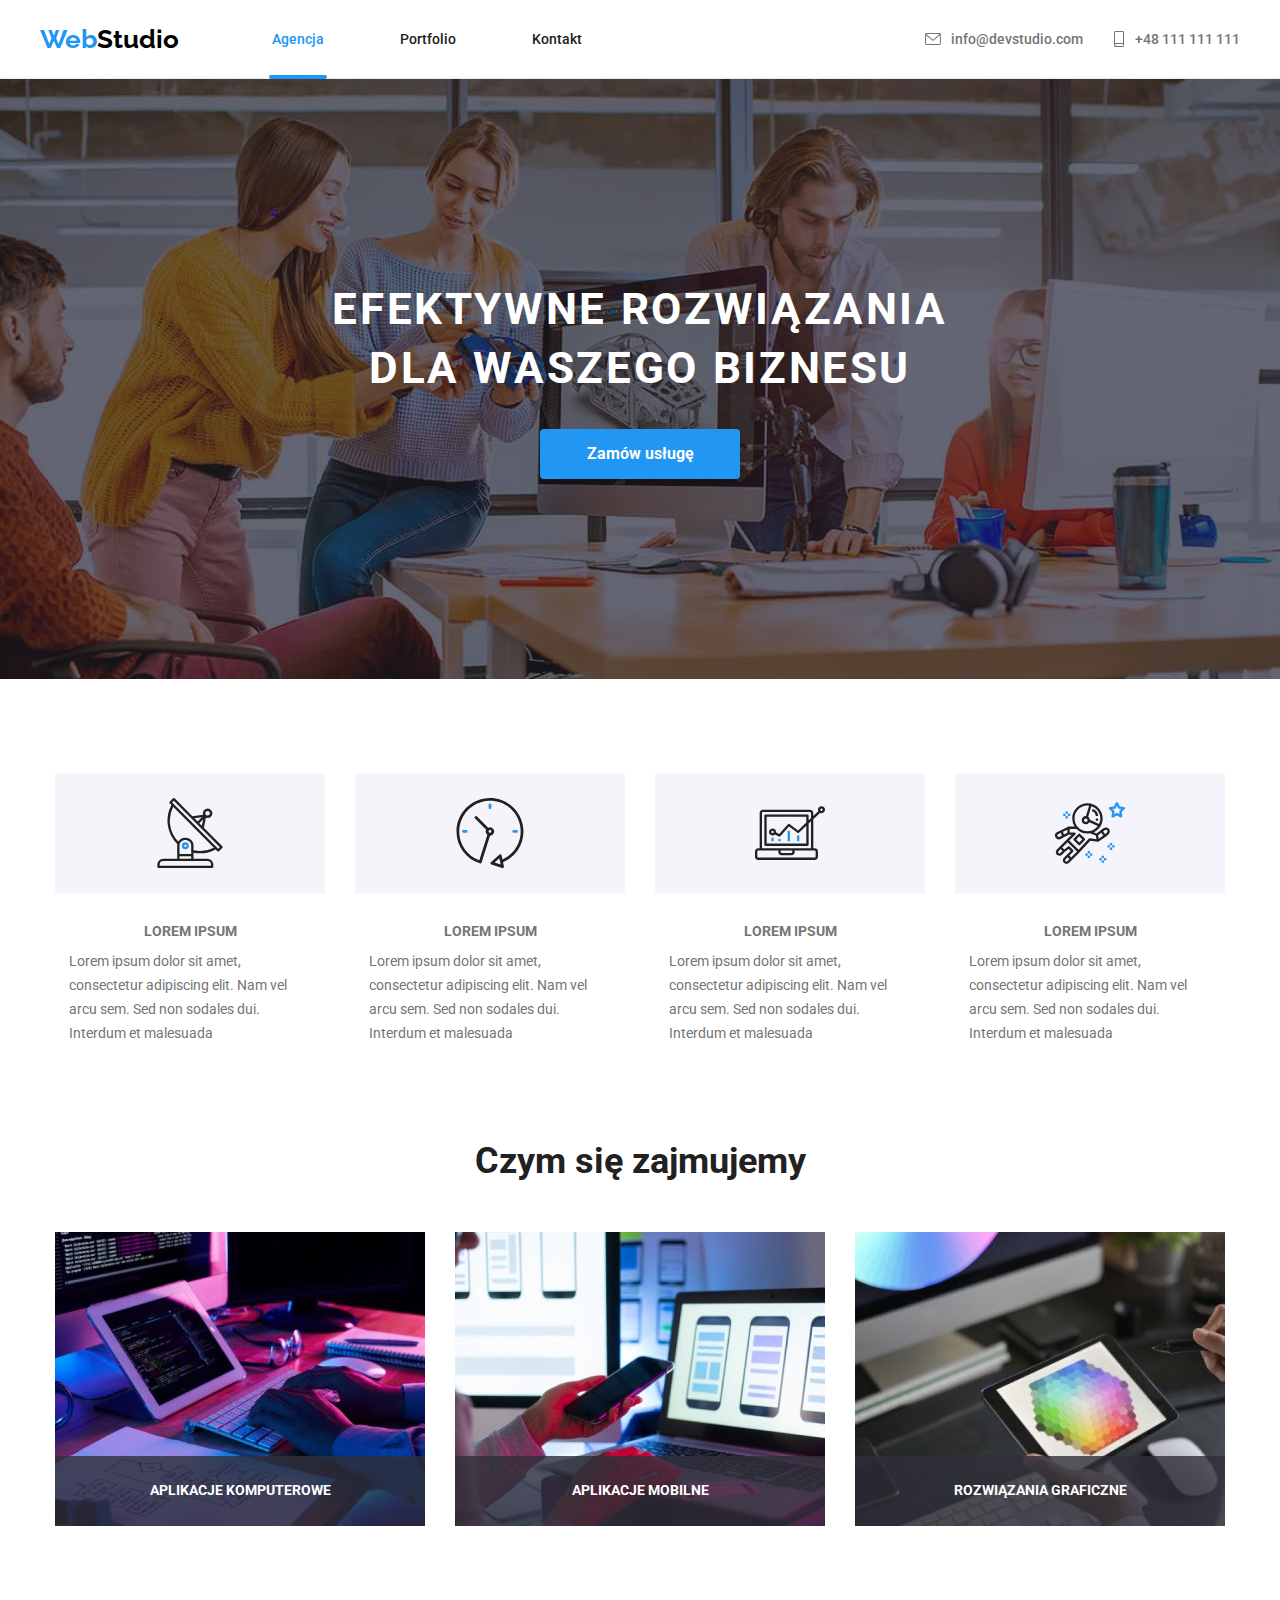
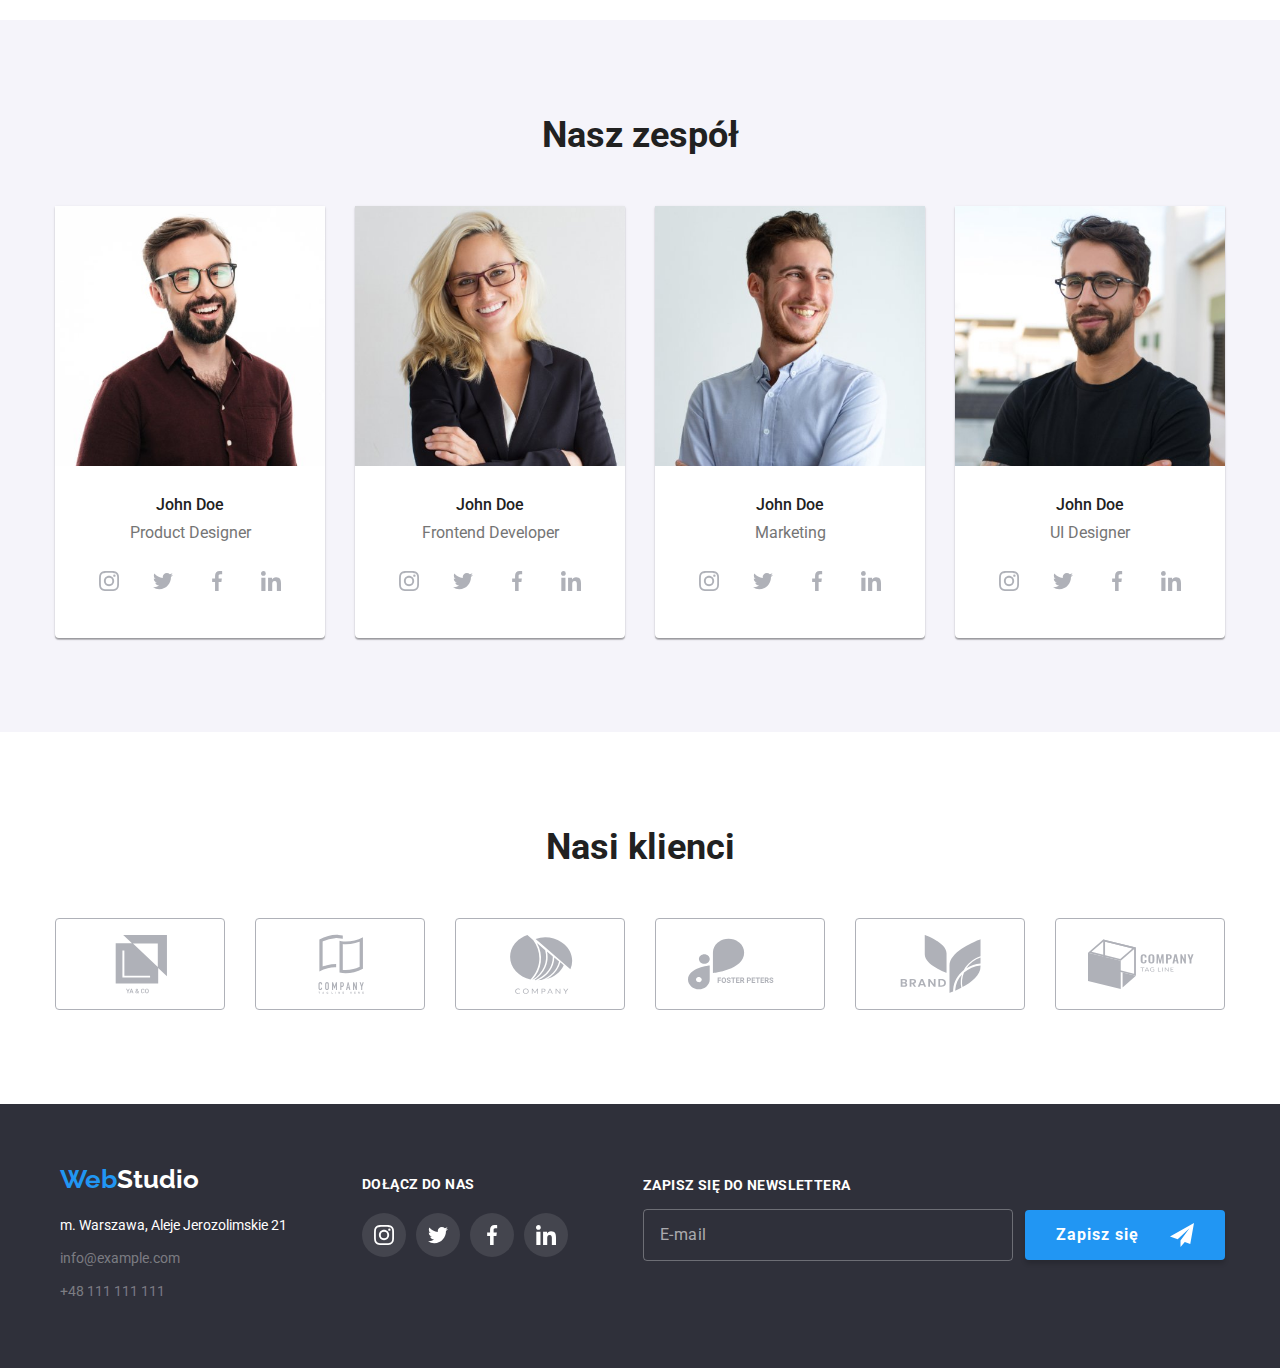
<file: index.html>
<!DOCTYPE html>
<html lang="pl">
  <head>
    <meta charset="UTF-8" />
    <meta http-equiv="X-UA-Compatible" content="IE=edge" />
    <meta name="viewport" content="width=device-width, initial-scale=1.0" />
    <link rel="stylesheet" href="./css/main.min.css" />
    <link rel="preconnect" href="https://fonts.googleapis.com" />
    <link rel="preconnect" href="https://fonts.gstatic.com" crossorigin />
    <link
      href="https://fonts.googleapis.com/css2?family=Raleway:ital,wght@0,700;1,700&family=Roboto:ital,wght@0,400;0,500;0,700;0,900;1,400;1,500;1,700;1,900&display=swap"
      rel="stylesheet"
    />
    <title>Studio</title>
  </head>
  <body>
    <!-- ============MOBILE MENU============ -->
    <div class="mobile-menu is-hidden  container">
      <button class="close-button">
        <svg class="close-button__icon">
          <use href="./images/icons.svg#icon-close-btn"></use>
        </svg>
      </button>
      <div class="mobile-menu__elements">
        <ul class="mobile-menu__nav">
          <li>
            <a href="./index.html">Agencja</a>
          </li>
          <li>
            <a href="./portfolio.html">Portfolio</a>
          </li>
          <li><a href="#">Kontakt</a></li>
        </ul>

        <div>
          <ul class="mobile-menu__contacts">
            <li class="mobile-menu__contacts-mail">
              <a href="mailto:info@devstudio.com"> info@devstudio.com </a>
            </li>
            <li class="mobile-menu__contacts-tel">
              <a href="tel:+48111111111"> +48 111 111 111 </a>
            </li>
          </ul>
          <ul class="mobile-menu__social">
            <li class="mobile-menu__social-item"><a href="#">Instagram</a></li>
            <li class="mobile-menu__social-item"><a href="#">Twitter</a></li>
            <li class="mobile-menu__social-item"><a href="#">Facebook</a></li>
            <li class="mobile-menu__social-item"><a href="#">LinkedIn</a></li>
          </ul>
        </div>
      </div>
    </div>
    <!-- ============HEADER============ -->
    <header class="header-wrapper">
      <div class="container">
        <!-- ============LOGO============ -->
        <a class="logo" href="./index.html"
          ><span class="logo__primary-color">Web</span
          ><span class="logo__secondary-color--original">Studio</span></a
        >
        <!-- ============NAV-BAR============ -->
        <nav class="navigation">
          <ul class="navigation__list">
            <li class="navigation__item">
              <a class="navigation__picked" href="./index.html">Agencja</a>
            </li>
            <li class="navigation__item">
              <a href="./portfolio.html">Portfolio</a>
            </li>
            <li class="navigation__item"><a href="#">Kontakt</a></li>
          </ul>
        </nav>
        <div></div>

        <!-- ============CONTACTS============ -->
        <div class="contacts">
          <ul class="contacts__list">
            <li>
              <a class="contacts__item" href="mailto:info@devstudio.com">
                <svg class="mail-icon">
                  <use href="./images/icons.svg#icon-envelope"></use>
                </svg>
                info@devstudio.com
              </a>
            </li>
            <li>
              <a class="contacts__item" href="tel:+48111111111">
                <svg class="telephone-icon">
                  <use href="./images/icons.svg#icon-smartphone"></use>
                </svg>
                +48 111 111 111
              </a>
            </li>
          </ul>
        </div>
        <!-- ============MOBILE-MENU-BUTTON============ -->
        <button class="mobile-menu-button">
          <svg class="mobile-menu-button__icon">
            <use href="./images/icons.svg#icon-menu"></use>
          </svg>
        </button>
      </div>
    </header>
    <main>
      <!-- ============PAGE-TITLE============ -->
      <section class="headline__wrapper">
      <div class="headline">
          <h1 class="headline__title">
            EFEKTYWNE ROZWIĄZANIA
            <br />DLA WASZEGO BIZNESU
          </h1>
          <button class="primary-button" data-modal-open>Zamów usługę</button>
        </div>
      </div>
      </section>

      <!-- ============STRENGHTS============ -->
      <section class=" section container strenghts">
        <h2 class="hidden">Nasze atuty</h2>
        <ul class="strenghts__list">
          <li class="strenghts__element">
            <svg class="strenghts__svg">
              <use href="./images/icons.svg#icon-antenna-1"></use>
            </svg>
            <h3 class="strenghts__title">LOREM IPSUM</h3>
            <p class="strenghts__text">
              Lorem ipsum dolor sit amet, consectetur adipiscing elit. Nam vel
              arcu sem. Sed non sodales dui. Interdum et malesuada
            </p>
          </li>
          <li class="strenghts__element">
            <svg class="strenghts__svg">
              <use href="./images/icons.svg#icon-clock-1"></use>
            </svg>
            <h3 class="strenghts__title">LOREM IPSUM</h3>
            <p class="strenghts__text">
              Lorem ipsum dolor sit amet, consectetur adipiscing elit. Nam vel
              arcu sem. Sed non sodales dui. Interdum et malesuada
            </p>
          </li>
          <li class="strenghts__element">
            <svg class="strenghts__svg">
              <use href="./images/icons.svg#icon-diagram-1"></use>
            </svg>
            <h3 class="strenghts__title">LOREM IPSUM</h3>
            <p class="strenghts__text">
              Lorem ipsum dolor sit amet, consectetur adipiscing elit. Nam vel
              arcu sem. Sed non sodales dui. Interdum et malesuada
            </p>
          </li>
          <li class="strenghts__element">
            <svg class="strenghts__svg">
              <use href="./images/icons.svg#icon-astronaut-1"></use>
            </svg>
            <h3 class="strenghts__title">LOREM IPSUM</h3>
            <p class="strenghts__text">
              Lorem ipsum dolor sit amet, consectetur adipiscing elit. Nam vel
              arcu sem. Sed non sodales dui. Interdum et malesuada
            </p>
          </li>
        </ul>
      </section>
      <!-- ============TRUMPS============ -->
      <section class=" section--bottom container column trumps">
        <h2 class="header-2">Czym się zajmujemy</h2>
        <ul>
          <li class="trumps__item">
            <div class="trumps__overlay">
              <h3 class="trumps__title">APLIKACJE KOMPUTEROWE</h3>
            </div>
            <div class="trumps__photo--1"></div>
          </li>
          <li class="trumps__item">
            <div class="trumps__overlay">
              <h3 class="trumps__title">APLIKACJE MOBILNE</h3>
            </div>
            <div class="trumps__photo--2"></div>
          </li>
          <li class="trumps__item">
            <div class="trumps__overlay">
              <h3 class="trumps__title">ROZWIĄZANIA GRAFICZNE</h3>
            </div>
            <div class="trumps__photo--3"></div>
          </li>
        </ul>
      </section>
      <!-- ============TEAM=========== -->
      <section class=" section our-team__wrapper">
        <div class="our-team container">
          <h2 class="header-2">Nasz zespół</h2>
          <ul class="our-team__list">
            <li class="our-team__member">
              <div class="our-team__photo--1"></div>
              <h3 class="our-team__name">John Doe</h3>
              <p class="our-team__position">Product Designer</p>
              <div class="social-media">
                <ul class="social-media__list">
                  <li>
                    <svg class="social-media__icon">
                      <use href="./images/icons.svg#icon-instagram-2"></use>
                    </svg>
                  </li>
                  <li>
                    <svg class="social-media__icon">
                      <use href="./images/icons.svg#icon-twitter-1"></use>
                    </svg>
                  </li>
                  <li>
                    <svg class="social-media__icon">
                      <use href="./images/icons.svg#icon-facebook-1"></use>
                    </svg>
                  </li>
                  <li>
                    <svg class="social-media__icon">
                      <use href="./images/icons.svg#icon-linkedin-1"></use>
                    </svg>
                  </li>
                </ul>
              </div>
            </li>
            <li class="our-team__member">
              <div class="our-team__photo--2"></div>
              <h3 class="our-team__name">John Doe</h3>
              <p class="our-team__position">Frontend Developer</p>
              <div class="social-media">
                <ul class="social-media__list">
                  <li>
                    <svg class="social-media__icon">
                      <use href="./images/icons.svg#icon-instagram-2"></use>
                    </svg>
                  </li>
                  <li>
                    <svg class="social-media__icon">
                      <use href="./images/icons.svg#icon-twitter-1"></use>
                    </svg>
                  </li>
                  <li>
                    <svg class="social-media__icon">
                      <use href="./images/icons.svg#icon-facebook-1"></use>
                    </svg>
                  </li>
                  <li>
                    <svg class="social-media__icon">
                      <use href="./images/icons.svg#icon-linkedin-1"></use>
                    </svg>
                  </li>
                </ul>
              </div>
            </li>
            <li class="our-team__member">
              <div class="our-team__photo--3"></div>
              <h3 class="our-team__name">John Doe</h3>
              <p class="our-team__position">Marketing</p>
              <div class="social-media">
                <ul class="social-media__list">
                  <li>
                    <svg class="social-media__icon">
                      <use href="./images/icons.svg#icon-instagram-2"></use>
                    </svg>
                  </li>
                  <li>
                    <svg class="social-media__icon">
                      <use href="./images/icons.svg#icon-twitter-1"></use>
                    </svg>
                  </li>
                  <li>
                    <svg class="social-media__icon">
                      <use href="./images/icons.svg#icon-facebook-1"></use>
                    </svg>
                  </li>
                  <li>
                    <svg class="social-media__icon">
                      <use href="./images/icons.svg#icon-linkedin-1"></use>
                    </svg>
                  </li>
                </ul>
              </div>
            </li>
            <li class="our-team__member">
              <div class="our-team__photo--4"></div>
              <h3 class="our-team__name">John Doe</h3>
              <p class="our-team__position">UI Designer</p>
              <div class="social-media">
                <ul class="social-media__list">
                  <li>
                    <svg class="social-media__icon">
                      <use href="./images/icons.svg#icon-instagram-2"></use>
                    </svg>
                  </li>
                  <li>
                    <svg class="social-media__icon">
                      <use href="./images/icons.svg#icon-twitter-1"></use>
                    </svg>
                  </li>
                  <li>
                    <svg class="social-media__icon">
                      <use href="./images/icons.svg#icon-facebook-1"></use>
                    </svg>
                  </li>
                  <li>
                    <svg class="social-media__icon">
                      <use href="./images/icons.svg#icon-linkedin-1"></use>
                    </svg>
                  </li>
                </ul>
              </div>
            </li>
          </ul>
          </div>
      </section>
      <!-- ============CLIENTS=========== -->
      <section class=" section container column">
        <h2 class="header-2">Nasi klienci</h2>
        <ul class="clients">
          <li class="clients__element">
            <svg class="clients__icon">
              <use href="./images/icons.svg#icon-client1"></use>
            </svg>
          </li>
          <li class="clients__element">
            <svg class="clients__icon">
              <use href="./images/icons.svg#icon-client2"></use>
            </svg>
          </li>
          <li class="clients__element">
            <svg class="clients__icon">
              <use href="./images/icons.svg#icon-client3"></use>
            </svg>
          </li>
          <li class="clients__element">
            <svg class="clients__icon">
              <use href="./images/icons.svg#icon-client4"></use>
            </svg>
          </li>
          <li class="clients__element">
            <svg class="clients__icon">
              <use href="./images/icons.svg#icon-client5"></use>
            </svg>
          </li>
          <li class="clients__element">
            <svg class="clients__icon">
              <use href="./images/icons.svg#icon-client6"></use>
            </svg>
          </li>
        </ul>
      </section>
    </main>
    <!-- ============ORDER-MODAL============ -->
    <div class="backdrop is-hidden" data-modal>
      <div class="modal">
        <button class="close-button" data-modal-close>
          <svg class="close-button__icon">
            <use href="./images/icons.svg#icon-close-btn"></use>
          </svg>
        </button>
        <h2 class="modal__title">Zostaw swoje dane w formularzu poniżej</h2>
        <form class="contact-form">
          <fieldset class="contact-form__item">
            <label class="contact-form__label" for="user-name">Imię </label>
            <svg class="contact-form__icon">
              <use href="./images/icons.svg#icon-person"></use>
            </svg>
            <input
              class="contact-form__input"
              type="text"
              name="user-name"
              id="user-name"
            />
          </fieldset>
          <fieldset class="contact-form__item">
            <label class="contact-form__label" for="user-telephone">
              Telefon
            </label>
            <svg class="contact-form__icon">
              <use href="./images/icons.svg#icon-phone"></use>
            </svg>
            <input
              class="contact-form__input"
              type="tel"
              name="user-telephone"
              id="user-telephone"
            />
          </fieldset>
          <fieldset class="contact-form__item">
            <label class="contact-form__label" for="user-mail">Email </label>
            <svg class="contact-form__icon">
              <use href="./images/icons.svg#icon-email"></use>
            </svg>
            <input
              class="contact-form__input"
              type="email"
              name="user-mail"
              id="user-mail"
            />
          </fieldset>
          <fieldset class="contact-form__item">
            <label class="contact-form__label" for="user-comment"
              >Komentarz
            </label>
            <textarea
              class="contact-form__input contact-form__comment"
              id="user-comment"
              name="user-comment"
              placeholder="Wprowadź tekst"
            ></textarea>
          </fieldset>
          <label class="contact-form__privacy-policy">
            <input
              class="checkmark"
              type="checkbox"
              name="privacy-policy"
              required
            />
            <svg class="checkmark__unchecked">
              <use href="./images/icons.svg#icon-checkbox"></use>
            </svg>
            <svg class="checkmark__checked">
              <use href="./images/icons.svg#icon-check"></use>
            </svg>
            <p class="contact-form__privacy-rule">
              Oświadczam iż akceptuję
              <a class="contact-form__terms" href="#"> Regulamin </a> i
              <a class="contact-form__terms" href="#"> Politykę Prywatności</a>.
            </p>
          </label>
          <button class="primary-button" type="submit">Wyślij</button>
        </form>
      </div>
    </div>
    <!-- ============FOOTER============ -->
    <footer class="footer">
      <div class="footer-wrapper container">
        <div class="column footer-wrapper__tablet">
          <!-- ============FOOTER-MAIN============ -->
          <div class="column footer-wrapper__main">
            <!-- ============LOGO-ALTERNATIVE============ -->
            <a class="logo" href="./index.html"
              ><span class="logo__primary-color">Web</span
              ><span class="logo__secondary-color--alternative">Studio</span></a
            >
            <!-- ============ADDRESS============ -->
            <address class="address">
              <p class="address__item address__item--text">
                m. Warszawa, Aleje Jerozolimskie 21
              </p>
              <ul class="address__list">
                <li class="address__item address__item--link">
                  <a href="mailto:info@example.com">info@example.com</a>
                </li>
                <li class="address__item address__item--link">
                  <a href="tel:+48111111111">+48 111 111 111</a>
                </li>
              </ul>
            </address>
          </div>
          <!-- ============JOIN============ -->
          <div class="join-us">
            <h3 class="footer-subheader">DOŁĄCZ DO NAS</h3>
            <div class="social-media">
              <ul class="social-media__list">
                <li>
                  <svg class="social-media__icon social-media__icon--footer">
                    <use href="./images/icons.svg#icon-instagram-2"></use>
                  </svg>
                </li>
                <li>
                  <svg class="social-media__icon social-media__icon--footer">
                    <use href="./images/icons.svg#icon-twitter-1"></use>
                  </svg>
                </li>
                <li>
                  <svg class="social-media__icon social-media__icon--footer">
                    <use href="./images/icons.svg#icon-facebook-1"></use>
                  </svg>
                </li>
                <li>
                  <svg class="social-media__icon social-media__icon--footer">
                    <use href="./images/icons.svg#icon-linkedin-1"></use>
                  </svg>
                </li>
              </ul>
            </div>
          </div>
        </div>
        <!-- ============NEWSLETTER============ -->
        <form class="newsletter-form">
          <fieldset class="newsletter-form__item">
            <label class="newsletter-form__label" for="newsletter-email">
              ZAPISZ SIĘ DO NEWSLETTERA
            </label>
            <input
              class="newsletter-form__input"
              type="email"
              name="email"
              placeholder="E-mail"
              id="newsletter-email"
            />
          </fieldset>
          <button class="secondary-button" type="submit">
            <span class="secondary-button__text">Zapisz się</span>
            <svg class="secondary-button__icon">
              <use href="./images/icons.svg#icon-telegram"></use>
            </svg>
          </button>
        </form>
      </div>
    </footer>

    <script src="./js/modal.js"></script>
    <script src="./js/mobile-menu.js"></script>
  </body>
</html>
</file>
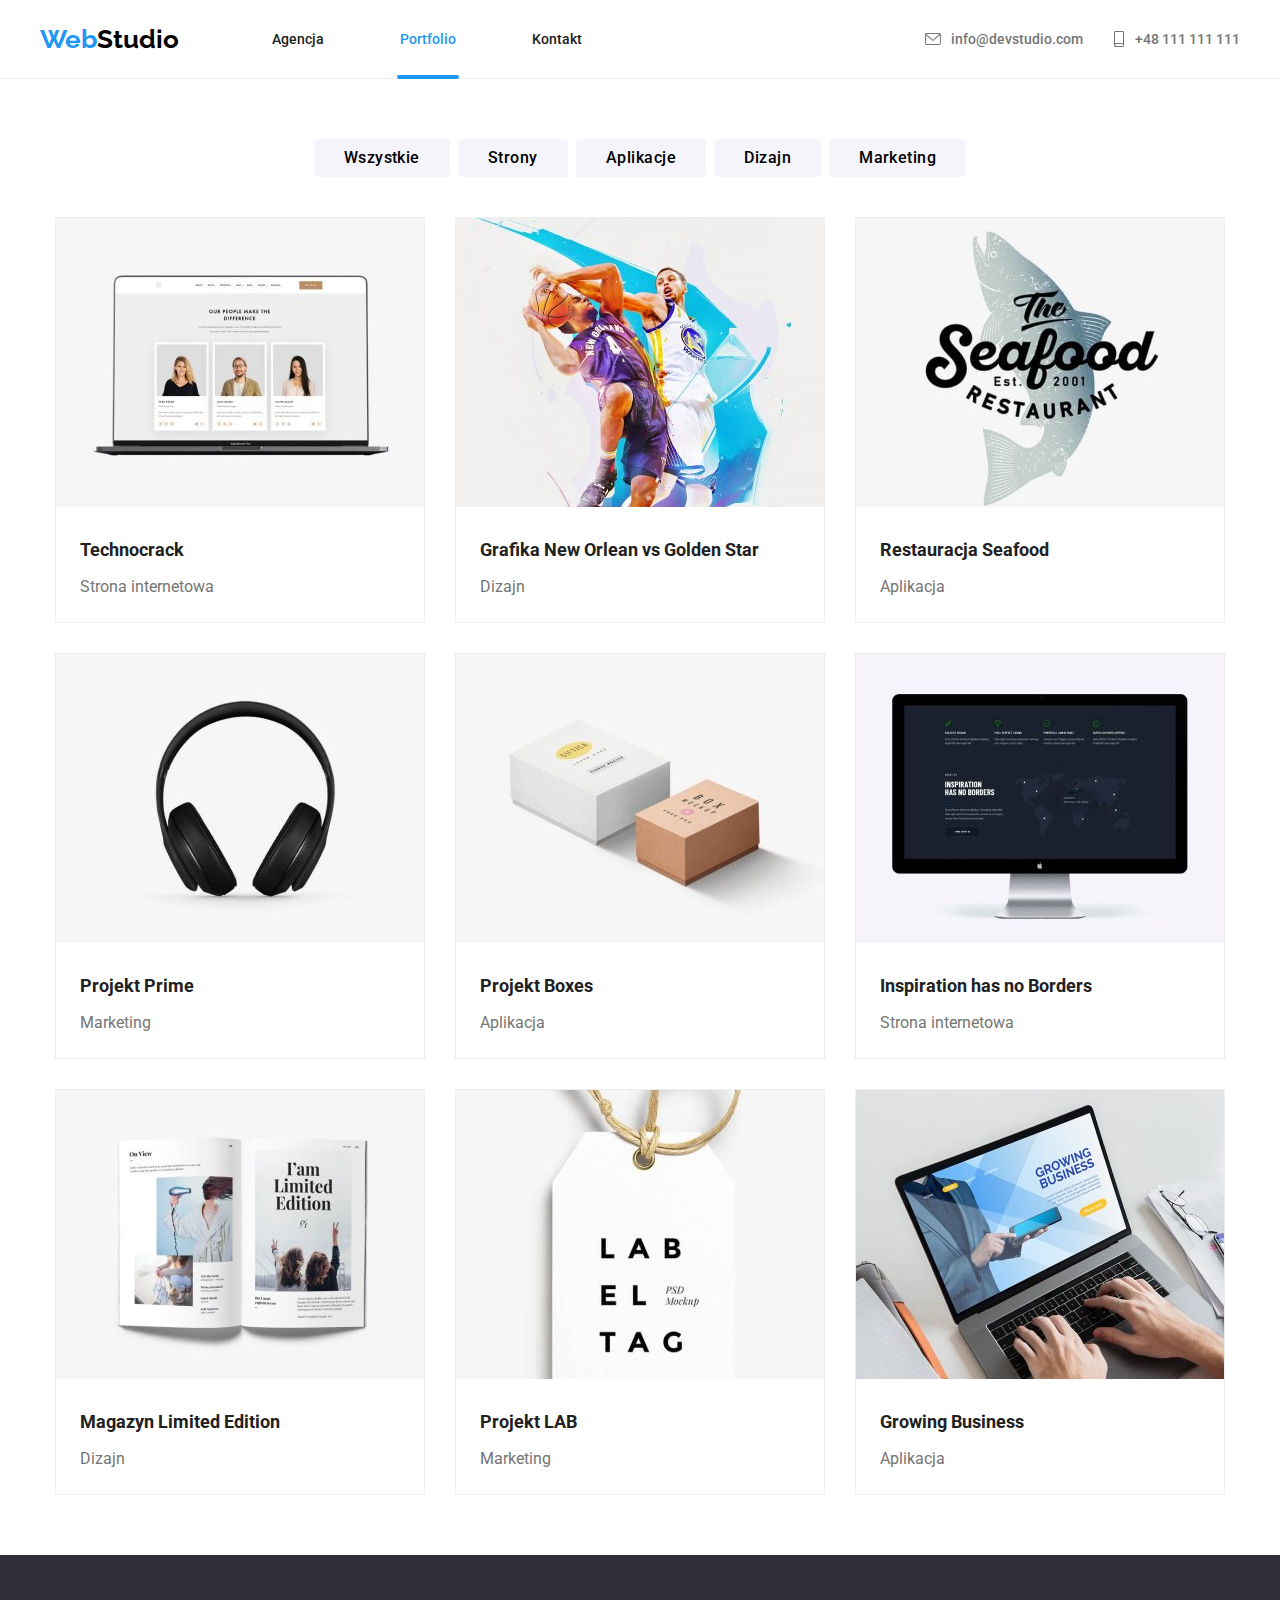
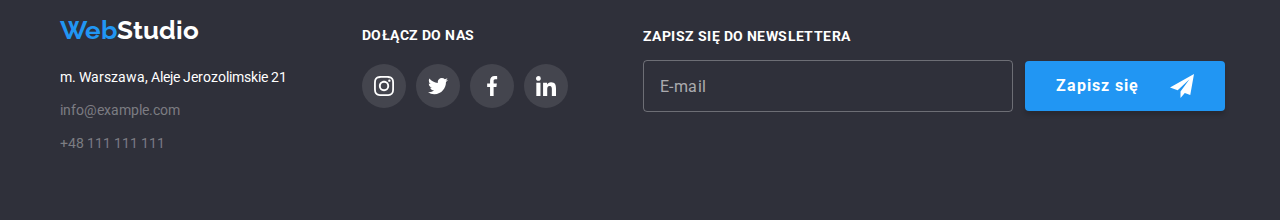
<file: portfolio.html>
<!DOCTYPE html>
<html lang="pl">
  <head>
    <meta charset="UTF-8" />
    <meta http-equiv="X-UA-Compatible" content="IE=edge" />
    <meta name="viewport" content="width=device-width, initial-scale=1.0" />
    <link rel="stylesheet" href="./css/main.min.css" />
    <link rel="preconnect" href="https://fonts.googleapis.com" />
    <link rel="preconnect" href="https://fonts.gstatic.com" crossorigin />
    <link
      href="https://fonts.googleapis.com/css2?family=Raleway:ital,wght@0,700;1,700&family=Roboto:ital,wght@0,400;0,500;0,700;0,900;1,400;1,500;1,700;1,900&display=swap"
      rel="stylesheet"
    />
    <title>Studio</title>
  </head>
  <body>
    <!-- ============MOBILE MENU============ -->
    <div class="mobile-menu is-hidden">
      <button class="close-button">
        <svg class="close-button__icon">
          <use href="./images/icons.svg#icon-close-btn"></use>
        </svg>
      </button>
      <div class="mobile-menu__elements">
        <ul class="mobile-menu__nav">
          <li>
            <a href="./index.html">Agencja</a>
          </li>
          <li>
            <a href="./portfolio.html">Portfolio</a>
          </li>
          <li><a href="#">Kontakt</a></li>
        </ul>

        <div>
          <ul class="mobile-menu__contacts">
            <li class="mobile-menu__contacts-mail">
              <a href="mailto:info@devstudio.com"> info@devstudio.com </a>
            </li>
            <li class="mobile-menu__contacts-tel">
              <a href="tel:+48111111111"> +48 111 111 111 </a>
            </li>
          </ul>
          <ul class="mobile-menu__social">
            <li class="mobile-menu__social-item"><a href="#">Instagram</a></li>
            <li class="mobile-menu__social-item"><a href="#">Twitter</a></li>
            <li class="mobile-menu__social-item"><a href="#">Facebook</a></li>
            <li class="mobile-menu__social-item"><a href="#">LinkedIn</a></li>
          </ul>
        </div>
      </div>
    </div>
    <!-- ============HEADER============ -->
    <header class="header-wrapper">
      <div class="container">
        <!-- ============LOGO============ -->
        <a class="logo" href="./index.html"
          ><span class="logo__primary-color">Web</span
          ><span class="logo__secondary-color--original">Studio</span></a
        >
        <!-- ============NAV-BAR============ -->
        <nav class="navigation">
          <ul class="navigation__list">
            <li class="navigation__item">
              <a href="./index.html">Agencja</a>
            </li>
            <li class="navigation__item">
              <a class="navigation__picked" href="./portfolio.html"
                >Portfolio</a
              >
            </li>
            <li class="navigation__item"><a href="#">Kontakt</a></li>
          </ul>
        </nav>
        <div></div>

        <!-- ============CONTACTS============ -->
        <div class="contacts">
          <ul class="contacts__list">
            <li>
              <a class="contacts__item" href="mailto:info@devstudio.com">
                <svg class="mail-icon">
                  <use href="./images/icons.svg#icon-envelope"></use>
                </svg>
                info@devstudio.com
              </a>
            </li>
            <li>
              <a class="contacts__item" href="tel:+48111111111">
                <svg class="telephone-icon">
                  <use href="./images/icons.svg#icon-smartphone"></use>
                </svg>
                +48 111 111 111
              </a>
            </li>
          </ul>
        </div>
        <!-- ============MOBILE-MENU-BUTTON============ -->
        <button class="mobile-menu-button">
          <svg class="mobile-menu-button__icon">
            <use href="./images/icons.svg#icon-menu"></use>
          </svg>
        </button>
      </div>
    </header>
    <main class="portfolio-wrapper">
      <div class="container column">
        <h1 class="hidden">Portfolio</h1>
        <h2 class="hidden">Nasze prace</h2>
        <ul class="categories">
          <li>
            <button class="reverse-style-button">Wszystkie</button>
          </li>
          <li>
            <button class="reverse-style-button">Strony</button>
          </li>
          <li>
            <button class="reverse-style-button">Aplikacje</button>
          </li>
          <li>
            <button class="reverse-style-button">Dizajn</button>
          </li>
          <li>
            <button class="reverse-style-button">Marketing</button>
          </li>
        </ul>
        <ul class="card-set">
          <li class="card-set__item">
            <div class="card-set__overlay">
              <p class="card-set__overlay-text">
                Technocrack jest popularną platformą wykorzystywaną do
                rozpowszechniania koronawirusa. Firmy wykorzystują tę platformę
                do celów szpiegowskich i ataków na niezabezpieczone serwery
                konkurencji.
              </p>
            </div>
            <div class="card-set__photo--1"></div>
            <div class="card-set__description"></div>
            <h3 class="card-set__title">Technocrack</h3>
            <p class="card-set__category">Strona internetowa</p>
          </li>
          <li class="card-set__item">
            <div class="card-set__overlay">
              <p class="card-set__overlay-text">
                Technocrack jest popularną platformą wykorzystywaną do
                rozpowszechniania koronawirusa. Firmy wykorzystują tę platformę
                do celów szpiegowskich i ataków na niezabezpieczone serwery
                konkurencji.
              </p>
            </div>
            <div class="card-set__photo--2"></div>
            <div class="card-set__description"></div>
            <h3 class="card-set__title">Grafika New Orlean vs Golden Star</h3>
            <p class="card-set__category">Dizajn</p>
          </li>
          <li class="card-set__item">
            <div class="card-set__overlay">
              <p class="card-set__overlay-text">
                Technocrack jest popularną platformą wykorzystywaną do
                rozpowszechniania koronawirusa. Firmy wykorzystują tę platformę
                do celów szpiegowskich i ataków na niezabezpieczone serwery
                konkurencji.
              </p>
            </div>
            <div class="card-set__photo--3"></div>
            <div class="card-set__description"></div>
            <h3 class="card-set__title">Restauracja Seafood</h3>
            <p class="card-set__category">Aplikacja</p>
          </li>
          <li class="card-set__item">
            <div class="card-set__overlay">
              <p class="card-set__overlay-text">
                Technocrack jest popularną platformą wykorzystywaną do
                rozpowszechniania koronawirusa. Firmy wykorzystują tę platformę
                do celów szpiegowskich i ataków na niezabezpieczone serwery
                konkurencji.
              </p>
            </div>
            <div class="card-set__photo--4"></div>
            <div class="card-set__description"></div>
            <h3 class="card-set__title">Projekt Prime</h3>
            <p class="card-set__category">Marketing</p>
          </li>
          <li class="card-set__item">
            <div class="card-set__overlay">
              <p class="card-set__overlay-text">
                Technocrack jest popularną platformą wykorzystywaną do
                rozpowszechniania koronawirusa. Firmy wykorzystują tę platformę
                do celów szpiegowskich i ataków na niezabezpieczone serwery
                konkurencji.
              </p>
            </div>
            <div class="card-set__photo--5"></div>
            <div class="card-set__description"></div>
            <h3 class="card-set__title">Projekt Boxes</h3>
            <p class="card-set__category">Aplikacja</p>
          </li>
          <li class="card-set__item">
            <div class="card-set__overlay">
              <p class="card-set__overlay-text">
                Technocrack jest popularną platformą wykorzystywaną do
                rozpowszechniania koronawirusa. Firmy wykorzystują tę platformę
                do celów szpiegowskich i ataków na niezabezpieczone serwery
                konkurencji.
              </p>
            </div>
            <div class="card-set__photo--6"></div>
            <div class="card-set__description"></div>
            <h3 class="card-set__title">Inspiration has no Borders</h3>
            <p class="card-set__category">Strona internetowa</p>
          </li>
          <li class="card-set__item">
            <div class="card-set__overlay">
              <p class="card-set__overlay-text">
                Technocrack jest popularną platformą wykorzystywaną do
                rozpowszechniania koronawirusa. Firmy wykorzystują tę platformę
                do celów szpiegowskich i ataków na niezabezpieczone serwery
                konkurencji.
              </p>
            </div>
            <div class="card-set__photo--7"></div>
            <div class="card-set__description"></div>
            <h3 class="card-set__title">Magazyn Limited Edition</h3>
            <p class="card-set__category">Dizajn</p>
          </li>
          <li class="card-set__item">
            <div class="card-set__overlay">
              <p class="card-set__overlay-text">
                Technocrack jest popularną platformą wykorzystywaną do
                rozpowszechniania koronawirusa. Firmy wykorzystują tę platformę
                do celów szpiegowskich i ataków na niezabezpieczone serwery
                konkurencji.
              </p>
            </div>
            <div class="card-set__photo--8"></div>
            <div class="card-set__description"></div>
            <h3 class="card-set__title">Projekt LAB</h3>
            <p class="card-set__category">Marketing</p>
          </li>
          <li class="card-set__item">
            <div class="card-set__overlay">
              <p class="card-set__overlay-text">
                Technocrack jest popularną platformą wykorzystywaną do
                rozpowszechniania koronawirusa. Firmy wykorzystują tę platformę
                do celów szpiegowskich i ataków na niezabezpieczone serwery
                konkurencji.
              </p>
            </div>
            <div class="card-set__photo--9"></div>
            <div class="card-set__description"></div>
            <h3 class="card-set__title">Growing Business</h3>
            <p class="card-set__category">Aplikacja</p>
          </li>
        </ul>
      </div>
    </main>
    <!-- ============FOOTER============ -->
    <footer class="footer">
      <div class="footer-wrapper container">
        <div class="column footer-wrapper__tablet">
          <!-- ============FOOTER-MAIN============ -->
          <div class="column footer-wrapper__main">
            <!-- ============LOGO-ALTERNATIVE============ -->
            <a class="logo" href="./index.html"
              ><span class="logo__primary-color">Web</span
              ><span class="logo__secondary-color--alternative">Studio</span></a
            >
            <!-- ============ADDRESS============ -->
            <address class="address">
              <p class="address__item address__item--text">
                m. Warszawa, Aleje Jerozolimskie 21
              </p>
              <ul class="address__list">
                <li class="address__item address__item--link">
                  <a href="mailto:info@example.com">info@example.com</a>
                </li>
                <li class="address__item address__item--link">
                  <a href="tel:+48111111111">+48 111 111 111</a>
                </li>
              </ul>
            </address>
          </div>
          <!-- ============JOIN============ -->
          <div class="join-us">
            <h3 class="footer-subheader">DOŁĄCZ DO NAS</h3>
            <div class="social-media">
              <ul class="social-media__list">
                <li>
                  <svg class="social-media__icon social-media__icon--footer">
                    <use href="./images/icons.svg#icon-instagram-2"></use>
                  </svg>
                </li>
                <li>
                  <svg class="social-media__icon social-media__icon--footer">
                    <use href="./images/icons.svg#icon-twitter-1"></use>
                  </svg>
                </li>
                <li>
                  <svg class="social-media__icon social-media__icon--footer">
                    <use href="./images/icons.svg#icon-facebook-1"></use>
                  </svg>
                </li>
                <li>
                  <svg class="social-media__icon social-media__icon--footer">
                    <use href="./images/icons.svg#icon-linkedin-1"></use>
                  </svg>
                </li>
              </ul>
            </div>
          </div>
        </div>
        <!-- ============NEWSLETTER============ -->
        <form class="newsletter-form">
          <fieldset class="newsletter-form__item">
            <label class="newsletter-form__label" for="newsletter-email">
              ZAPISZ SIĘ DO NEWSLETTERA
            </label>
            <input
              class="newsletter-form__input"
              type="email"
              name="email"
              placeholder="E-mail"
              id="newsletter-email"
            />
          </fieldset>
          <button class="secondary-button" type="submit">
            <span class="secondary-button__text">Zapisz się</span>
            <svg class="secondary-button__icon">
              <use href="./images/icons.svg#icon-telegram"></use>
            </svg>
          </button>
        </form>
      </div>
    </footer>
    <script src="./js/mobile-menu.js"></script>
  </body>
</html>
</file>
<file: css/main.min.css>
*,::before,::after{box-sizing:border-box}html{line-height:1.15;-webkit-text-size-adjust:100%;-moz-tab-size:4;-o-tab-size:4;tab-size:4}body{margin:0;font-family:system-ui,-apple-system,"Segoe UI",Roboto,Helvetica,Arial,sans-serif,"Apple Color Emoji","Segoe UI Emoji"}hr{height:0;color:inherit}abbr[title]{-webkit-text-decoration:underline dotted;text-decoration:underline dotted}b,strong{font-weight:bolder}code,kbd,samp,pre{font-family:ui-monospace,SFMono-Regular,Consolas,"Liberation Mono",Menlo,monospace;font-size:1em}small{font-size:80%}sub,sup{font-size:75%;line-height:0;position:relative;vertical-align:baseline}sub{bottom:-0.25em}sup{top:-0.5em}table{text-indent:0;border-color:inherit}button,input,optgroup,select,textarea{font-family:inherit;font-size:100%;line-height:1.15;margin:0}button,select{padding:0;text-transform:none;cursor:pointer}::-moz-focus-inner{border-style:none;padding:0}:-moz-focusring{outline:1px dotted ButtonText}:-moz-ui-invalid{box-shadow:none}legend{padding:0}progress{vertical-align:baseline}::-webkit-inner-spin-button,::-webkit-outer-spin-button{height:auto}[type=search]{outline-offset:-2px}::-webkit-file-upload-button{font:inherit}summary{display:list-item}:root{--main-text-color: #212121;--alternative-color: #757575;--highlight-color: #2196f3;--backgroundmain-color: #2f303a;--backgroundalt-color: #f5f4fa;--dark-color: #000000;--light-color: #ffffff;--lightalpha-color: #ffffff60;--borderline-color: #eeeeee;--background-light-color: #f5f4fa;--alternative-borderline-color: #afb1b8;--icon-on-dark-color: #ffffff1a;--overlay-color: #2f303acc;--overlay-highlight: #2196f3e5;--transition-duration: 250ms;--transition-timing-function: cubic-bezier(0.4, 0, 0.2, 1)}body{cursor:default;font-family:"Roboto",sans-serif;color:var(--main-text-color);margin:0;padding:0}h1,h2,h3,p{margin:0 auto;padding:0}ul{list-style:none;display:flex;gap:30px;margin:0 auto;padding:0}a{text-decoration:none;color:inherit;fill:var(--alternative-color);transition:color var(--transition-duration) var(--transition-timing-function),fill var(--transition-duration) var(--transition-timing-function)}a:hover,a:focus{color:var(--highlight-color);fill:var(--highlight-color)}.container{display:flex;align-items:center;width:100%;padding:0 15px;margin:0 auto}@media screen and (min-width: 1200px){.container{max-width:1200px;padding:0}}.column{display:flex;flex-direction:column;align-items:center}.hidden{display:none}.header-2{font-size:36px;line-height:1.17;text-align:center;margin-bottom:50px}.is-hidden{opacity:0;visibility:hidden;pointer-events:none}.section{padding-block:60px}@media screen and (min-width: 1200px){.section{padding-block:94px}}.section--bottom{padding-bottom:60px}@media screen and (min-width: 1200px){.section--bottom{padding-bottom:94px}}.header-wrapper{border-bottom:1px solid #ececec;padding:16px 0}@media screen and (min-width: 1200px){.header-wrapper{padding:24px 15px}}.header-wrapper .logo{flex-grow:1}@media screen and (min-width: 768px){.header-wrapper .logo{flex-grow:0}}.logo{font-family:"Raleway";font-weight:700;font-size:26px;line-height:1.17}.logo__primary-color{color:var(--highlight-color)}.logo__secondary-color--original{color:var(--dark-color)}.logo__secondary-color--alternative{color:var(--light-color)}.navigation{font-size:14px;font-weight:500;line-height:1.17;color:inherit;flex-grow:1;margin-left:93px}@media screen and (max-width: 767px){.navigation{display:none}}.navigation_list{gap:0}.navigation__item{margin:0 23px}.navigation__item:first-child{margin-left:0}.navigation__item:last-child{margin-right:0}.navigation__picked{position:relative;color:var(--highlight-color)}.navigation__picked::after{content:"";position:absolute;left:-5%;bottom:-200%;width:110%;height:4px;background-color:var(--highlight-color);border-radius:2px}.contacts{font-size:14px;font-weight:500;line-height:1.17;color:var(--alternative-color)}@media screen and (max-width: 767px){.contacts{display:none}}.contacts__list{gap:30px}@media screen and (min-width: 768px)and (max-width: 1199px){.contacts__list{display:flex;flex-direction:column;gap:10px}}.contacts__item{display:flex;align-items:center;gap:10px;fill:var(--alternative-color);transition:fill var(--transition-duration) var(--transition-timing-function)}.contacts__item:focus,.contacts__item:hover{fill:var(--highlight-color)}.mail-icon{height:12px;width:16px}.telephone-icon{height:16px;width:12px}.headline{height:400px;width:100%;display:flex;flex-direction:column;justify-content:center;align-items:center;gap:30px;background-image:linear-gradient(rgba(47, 48, 58, 0.4), rgba(47, 48, 58, 0.4)),url(../images/headline-background-mini.jpg);background-position:center;background-size:cover;background-repeat:no-repeat}@media(min-device-pixel-ratio: 2),(-webkit-min-device-pixel-ratio: 2),(min-resolution: 192dpi),(min-resolution: 2dppx){.headline{background-image:linear-gradient(rgba(47, 48, 58, 0.4), rgba(47, 48, 58, 0.4)),url(../images/headline-background-mini@2x.jpg)}}@media screen and (min-width: 768px){.headline{background-image:linear-gradient(rgba(47, 48, 58, 0.4), rgba(47, 48, 58, 0.4)),url(../images/headline-background-mid.jpg)}}@media screen and (min-width: 768px)and (min-device-pixel-ratio: 2),screen and (min-width: 768px)and (-webkit-min-device-pixel-ratio: 2),screen and (min-width: 768px)and (min-resolution: 192dpi),screen and (min-width: 768px)and (min-resolution: 2dppx){.headline{background-image:linear-gradient(rgba(47, 48, 58, 0.4), rgba(47, 48, 58, 0.4)),url(../images/headline-background-mid@2x.jpg)}}@media screen and (min-width: 1200px){.headline{height:600px;background-image:linear-gradient(rgba(47, 48, 58, 0.4), rgba(47, 48, 58, 0.4)),url(../images/headline-background-max.jpg)}}@media screen and (min-width: 1200px)and (min-device-pixel-ratio: 2),screen and (min-width: 1200px)and (-webkit-min-device-pixel-ratio: 2),screen and (min-width: 1200px)and (min-resolution: 192dpi),screen and (min-width: 1200px)and (min-resolution: 2dppx){.headline{background-image:linear-gradient(rgba(47, 48, 58, 0.4), rgba(47, 48, 58, 0.4)),url(../images/headline-background-max@2x.jpg)}}.headline__wrapper{background-color:var(--backgroundmain-color);max-width:100%;display:flex;justify-content:center}.headline__title{font-size:26px;font-family:Roboto;line-height:1.615;letter-spacing:.06em;text-align:center;color:var(--light-color)}@media screen and (min-width: 1200px){.headline__title{font-size:44px;line-height:1.36;text-align:center}}.primary-button{background-color:var(--highlight-color);color:var(--light-color);font-weight:700;font-size:16px;line-height:1.875;box-shadow:0px 4px 4px 0px rgba(0,0,0,.1490196078);border-style:hidden;border-radius:4px;width:200px;height:50px;transition:box-shadow var(--transition-duration) var(--transition-timing-function),color var(--transition-duration) var(--transition-timing-function)}.primary-button:hover,.primary-button:focus{color:var(--dark-color);box-shadow:inset 0px 2px 2px 0px rgba(0,0,0,.1215686275),0px 1px 2px 0px rgba(0,0,0,.0784313725),0px 3px 1px 0px rgba(0,0,0,.1019607843)}.strenghts__list{display:flex;flex-direction:column}@media screen and (min-width: 768px){.strenghts__list{max-width:768px;flex-direction:row;flex-wrap:wrap;justify-content:center}}@media screen and (min-width: 1200px){.strenghts__list{max-width:100%}}.strenghts__element{display:flex;flex-direction:column;align-items:center;max-width:100vw}@media screen and (min-width: 768px){.strenghts__element{width:354px}}@media screen and (min-width: 1200px){.strenghts__element{width:270px}}.strenghts__svg{background-color:var(--background-light-color);padding:25px 0;height:120px;width:100%;margin-bottom:30px}.strenghts__title{font-size:14px;line-height:1.17;color:var(--alternative-color)}.strenghts__text{color:var(--alternative-color);font-size:14px;line-height:1.71;margin-top:10px;padding:0 5%}@media screen and (max-width: 1199px){.trumps{display:none}}.trumps__item{height:294px;position:relative}.trumps .trumps__photo--3,.trumps .trumps__photo--2,.trumps .trumps__photo--1{width:370px;height:294px;background-size:cover}.trumps__photo--1{background-image:url(../images/trump1.jpg)}@media(min-device-pixel-ratio: 2),(-webkit-min-device-pixel-ratio: 2),(min-resolution: 192dpi),(min-resolution: 2dppx){.trumps__photo--1{background-image:url(../images/trump1@2x.jpg)}}.trumps__photo--2{background-image:url(../images/trump2.jpg)}@media(min-device-pixel-ratio: 2),(-webkit-min-device-pixel-ratio: 2),(min-resolution: 192dpi),(min-resolution: 2dppx){.trumps__photo--2{background-image:url(../images/trump2@2x.jpg)}}.trumps__photo--3{background-image:url(../images/trump3.jpg)}@media(min-device-pixel-ratio: 2),(-webkit-min-device-pixel-ratio: 2),(min-resolution: 192dpi),(min-resolution: 2dppx){.trumps__photo--3{background-image:url(../images/trump3@2x.jpg)}}.trumps__overlay{position:absolute;bottom:0px;width:100%;height:70px;background-color:var(--overlay-color);display:flex;align-items:center;justify-content:center}.trumps__title{color:var(--light-color);font-size:14px;line-height:1.17}.our-team{display:flex;flex-direction:column}.our-team__wrapper{background-color:var(--backgroundalt-color)}.our-team__list{width:100%;display:flex;flex-direction:column;justify-content:center}@media screen and (min-width: 480px){.our-team__list{max-width:450px}}@media screen and (min-width: 768px){.our-team__list{max-width:768px;flex-direction:row;flex-wrap:wrap}}@media screen and (min-width: 1200px){.our-team__list{max-width:100%}}.our-team__member{background-color:var(--light-color);box-shadow:0px 2px 1px 0px rgba(0,0,0,.2),0px 1px 1px 0px rgba(0,0,0,.1411764706),0px 1px 3px 0px rgba(0,0,0,.1215686275);border-bottom-left-radius:4px;border-bottom-right-radius:4px}@media screen and (min-width: 480px){.our-team__member{width:450px}}@media screen and (min-width: 768px){.our-team__member{width:354px}}@media screen and (min-width: 1200px){.our-team__member{width:270px}}.our-team__member .social-media{padding:16px 0 30px}.our-team .our-team__photo--4,.our-team .our-team__photo--3,.our-team .our-team__photo--2,.our-team .our-team__photo--1{width:100%;height:460px;background-size:cover;background-position:center}@media screen and (min-width: 480px){.our-team .our-team__photo--4,.our-team .our-team__photo--3,.our-team .our-team__photo--2,.our-team .our-team__photo--1{width:450px;height:460px}}@media screen and (min-width: 768px){.our-team .our-team__photo--4,.our-team .our-team__photo--3,.our-team .our-team__photo--2,.our-team .our-team__photo--1{width:354px;height:374px}}@media screen and (min-width: 1200px){.our-team .our-team__photo--4,.our-team .our-team__photo--3,.our-team .our-team__photo--2,.our-team .our-team__photo--1{width:270px;height:260px}}.our-team__photo--1{background-image:url(../images/team1.jpg)}@media(min-device-pixel-ratio: 2),(-webkit-min-device-pixel-ratio: 2),(min-resolution: 192dpi),(min-resolution: 2dppx){.our-team__photo--1{background-image:url(../images/team1@2x.jpg)}}.our-team__photo--2{background-image:url(../images/team2.jpg)}@media(min-device-pixel-ratio: 2),(-webkit-min-device-pixel-ratio: 2),(min-resolution: 192dpi),(min-resolution: 2dppx){.our-team__photo--2{background-image:url(../images/team2@2x.jpg)}}.our-team__photo--3{background-image:url(../images/team3.jpg)}@media(min-device-pixel-ratio: 2),(-webkit-min-device-pixel-ratio: 2),(min-resolution: 192dpi),(min-resolution: 2dppx){.our-team__photo--3{background-image:url(../images/team3@2x.jpg)}}.our-team__photo--4{background-image:url(../images/team4.jpg)}@media(min-device-pixel-ratio: 2),(-webkit-min-device-pixel-ratio: 2),(min-resolution: 192dpi),(min-resolution: 2dppx){.our-team__photo--4{background-image:url(../images/team4@2x.jpg)}}.our-team__name{font-weight:500;font-size:16px;line-height:1.17;text-align:center;margin-top:30px;margin-bottom:10px}.our-team__position{color:var(--alternative-color);font-size:16px;line-height:1.17;text-align:center}.social-media{display:flex}.social-media__list{gap:10px;justify-content:space-around}.social-media__icon{height:44px;width:44px;fill:var(--alternative-borderline-color);padding:12px;border-radius:50%;overflow:visible;transition:fill var(--transition-duration) var(--transition-timing-function),background-color var(--transition-duration) var(--transition-timing-function)}.social-media__icon:hover,.social-media__icon:focus{fill:var(--light-color);background-color:Var(--highlight-color);cursor:pointer}.clients{display:flex;flex-wrap:wrap;justify-content:center;max-width:480px}@media screen and (min-width: 768px){.clients{max-width:768px}}@media screen and (min-width: 1200px){.clients{max-width:100%}}.clients__icon{width:104px;height:58px}@media screen and (min-width: 768px){.clients__icon{width:106px;height:60px}}.clients__element{border:1px solid var(--alternative-borderline-color);border-radius:4px;height:92px;width:210px;padding:16px 52px;fill:var(--alternative-borderline-color);transition:border-color var(--transition-duration) var(--transition-timing-function),fill var(--transition-duration) var(--transition-timing-function)}@media screen and (min-width: 768px){.clients__element{width:226px;padding:16px 60px}}@media screen and (min-width: 768px){.clients__element{width:170px;padding:15px 32px}}.clients__element:hover,.clients__element:focus{cursor:pointer;border:1px solid var(--highlight-color);fill:var(--highlight-color)}.backdrop{position:fixed;display:flex;left:0;top:0;width:100%;height:100%;background-color:rgba(0,0,0,.2);transition:opacity var(--transition-duration) var(--transition-timing-function),visibility var(--transition-duration) var(--transition-timing-function),pointer-events var(--transition-duration) var(--transition-timing-function)}.modal{width:94vw;background-color:var(--light-color);margin:auto;padding:40px 10px 10px;display:flex;flex-direction:column;position:relative;border-radius:4px;box-shadow:0px 2px 1px 0px rgba(0,0,0,.2),0px 1px 1px 0px rgba(0,0,0,.1411764706),0px 1px 3px 0px rgba(0,0,0,.1215686275)}@media screen and (min-width: 480px){.modal{padding:40px}}@media screen and (min-width: 768px){.modal{width:450px;height:609px}}@media screen and (min-width: 1200px){.modal{width:528px;height:581px}}.modal__title{display:flex;flex-wrap:wrap;text-align:center;font-size:20px;line-height:1.17;letter-spacing:.03em}.close-button{display:flex;justify-content:center;align-items:center;cursor:pointer;width:30px;height:30px;border:1px solid rgba(0,0,0,.1019607843);border-radius:50%;position:absolute;top:10px;right:15px;padding:0;transition:box-shadow var(--transition-duration) var(--transition-timing-function),fill var(--transition-duration) var(--transition-timing-function),background-color var(--transition-duration) var(--transition-timing-function)}.close-button:hover,.close-button:focus{box-shadow:inset 0px 2px 2px 0px rgba(0,0,0,.1215686275),0px 1px 2px 0px rgba(0,0,0,.0784313725),0px 3px 1px 0px rgba(0,0,0,.1019607843);background-color:var(--highlight-color);fill:var(--light-color)}.close-button__icon{height:11px;width:11px}.contact-form{position:relative;display:flex;flex-direction:column}.contact-form__item{display:flex;position:relative;margin:28px 0 0;border:1px solid rgba(33,33,33,.2);border-radius:4px;align-items:center;padding:0;transition:border-color var(--transition-duration) var(--transition-timing-function),fill var(--transition-duration) var(--transition-timing-function)}.contact-form__item:has(input:focus){border-color:var(--highlight-color);fill:var(--highlight-color)}.contact-form__item:has(textarea:focus){border-color:var(--highlight-color)}.contact-form__icon{height:20px;width:20px;margin:11px 12px}.contact-form__label{position:absolute;top:-18px;left:0;color:var(--alternative-color);font-size:12px;line-height:1.22}.contact-form__input{border:0px;border-radius:10px;outline:0;width:100%;font-size:12px;line-height:1.22}.contact-form__comment{resize:none;padding:12px 16px;height:15vh;width:100%}@media screen and (min-width: 1200px){.contact-form__comment{height:110px}}.contact-form__comment::-moz-placeholder{font-size:12px;line-height:1.22;color:rgba(117,117,117,.5019607843)}.contact-form__comment:-ms-input-placeholder{font-size:12px;line-height:1.22;color:rgba(117,117,117,.5019607843)}.contact-form__comment::placeholder{font-size:12px;line-height:1.22;color:rgba(117,117,117,.5019607843)}.contact-form__privacy-policy{position:relative;display:flex;align-items:center;color:var(--alternative-color);margin:18px 0 0 24px;font-size:14px;line-height:1.71}.contact-form__terms{color:var(--highlight-color);text-decoration:underline}.contact-form__privacy-rule{margin:0}.contact-form .primary-button{margin-top:10px;margin-inline:auto;padding:0}.checkmark{position:absolute;width:16px;height:15px;opacity:0}.checkmark__unchecked{cursor:pointer;position:absolute;left:-28px;top:5px;height:23px;width:23px}.checkmark__checked{cursor:pointer;position:absolute;top:4px;left:-24px;height:17px;width:16px;display:none}.contact-form__privacy-policy:has(input:checked) .checkmark__checked{display:block}.contact-form__privacy-policy:has(input:checked) .checkmark__unchecked{display:none}.portfolio-wrapper{margin:60px auto}.categories{display:flex;flex-wrap:wrap;justify-content:center;gap:8px;margin:0 auto 40px}.reverse-style-button{font-weight:500;font-size:16px;line-height:1.625;letter-spacing:.03em;text-align:center;background-color:var(--backgroundalt-color);border-style:hidden;border-radius:4px;padding:6px 30px;transition:background-color var(--transition-duration) var(--transition-timing-function),color var(--transition-duration) var(--transition-timing-function),box-shadow var(--transition-duration) var(--transition-timing-function)}.reverse-style-button:focus,.reverse-style-button:hover{background-color:var(--highlight-color);color:var(--light-color);box-shadow:0px 2px 2px 0px rgba(0,0,0,.1215686275),0px 1px 2px 0px rgba(0,0,0,.0784313725),0px 3px 1px 0px rgba(0,0,0,.1019607843)}.card-set{flex-wrap:wrap;justify-content:center;max-width:480px}@media screen and (min-width: 768px){.card-set{max-width:768px}}@media screen and (min-width: 1200px){.card-set{max-width:100%}}.card-set__item{position:relative;border:1px solid var(--borderline-color);width:290px;transition:box-shadow var(--transition-duration) var(--transition-timing-function);overflow:hidden;background-color:var(--light-color)}@media screen and (min-width: 480px){.card-set__item{width:450px}}@media screen and (min-width: 768px){.card-set__item{width:354px}}@media screen and (min-width: 1200px){.card-set__item{width:370px}}.card-set__item:hover,.card-set__item:focus{cursor:pointer;box-shadow:1px 4px 6px 0px rgba(0,0,0,.1607843137),4px 4px 0px rgba(0,0,0,.0588235294),0px 1px 1px 0px rgba(0,0,0,.1215686275)}.card-set .card-set__photo--9,.card-set .card-set__photo--8,.card-set .card-set__photo--7,.card-set .card-set__photo--6,.card-set .card-set__photo--5,.card-set .card-set__photo--4,.card-set .card-set__photo--3,.card-set .card-set__photo--2,.card-set .card-set__photo--1{width:290px;height:190px;background-size:contain;background-repeat:no-repeat;background-position:center}@media screen and (min-width: 480px){.card-set .card-set__photo--9,.card-set .card-set__photo--8,.card-set .card-set__photo--7,.card-set .card-set__photo--6,.card-set .card-set__photo--5,.card-set .card-set__photo--4,.card-set .card-set__photo--3,.card-set .card-set__photo--2,.card-set .card-set__photo--1{width:450px;height:294px}}@media screen and (min-width: 768px){.card-set .card-set__photo--9,.card-set .card-set__photo--8,.card-set .card-set__photo--7,.card-set .card-set__photo--6,.card-set .card-set__photo--5,.card-set .card-set__photo--4,.card-set .card-set__photo--3,.card-set .card-set__photo--2,.card-set .card-set__photo--1{width:354px}}@media screen and (min-width: 1200px){.card-set .card-set__photo--9,.card-set .card-set__photo--8,.card-set .card-set__photo--7,.card-set .card-set__photo--6,.card-set .card-set__photo--5,.card-set .card-set__photo--4,.card-set .card-set__photo--3,.card-set .card-set__photo--2,.card-set .card-set__photo--1{width:370px}}.card-set__photo--1{background-image:url(../images/portfolio1.jpg)}@media(min-device-pixel-ratio: 2),(-webkit-min-device-pixel-ratio: 2),(min-resolution: 192dpi),(min-resolution: 2dppx){.card-set__photo--1{background-image:url(../images/portfolio1@2x.jpg)}}@media screen and (min-width: 768px){.card-set__photo--1{background-image:url(../images/portfoliomid1.jpg)}}@media screen and (min-width: 768px)and (min-device-pixel-ratio: 2),screen and (min-width: 768px)and (-webkit-min-device-pixel-ratio: 2),screen and (min-width: 768px)and (min-resolution: 192dpi),screen and (min-width: 768px)and (min-resolution: 2dppx){.card-set__photo--1{background-image:url(../images/portfoliomid1@2x.jpg)}}@media screen and (min-width: 1200px){.card-set__photo--1{background-image:url(../images/portfoliomax1.jpg)}}@media screen and (min-width: 1200px)and (min-device-pixel-ratio: 2),screen and (min-width: 1200px)and (-webkit-min-device-pixel-ratio: 2),screen and (min-width: 1200px)and (min-resolution: 192dpi),screen and (min-width: 1200px)and (min-resolution: 2dppx){.card-set__photo--1{background-image:url(../images/portfoliomax1@2x.jpg)}}.card-set__photo--2{background-image:url(../images/portfolio2.jpg)}@media(min-device-pixel-ratio: 2),(-webkit-min-device-pixel-ratio: 2),(min-resolution: 192dpi),(min-resolution: 2dppx){.card-set__photo--2{background-image:url(../images/portfolio2@2x.jpg)}}@media screen and (min-width: 768px){.card-set__photo--2{background-image:url(../images/portfoliomid2.jpg)}}@media screen and (min-width: 768px)and (min-device-pixel-ratio: 2),screen and (min-width: 768px)and (-webkit-min-device-pixel-ratio: 2),screen and (min-width: 768px)and (min-resolution: 192dpi),screen and (min-width: 768px)and (min-resolution: 2dppx){.card-set__photo--2{background-image:url(../images/portfoliomid2@2x.jpg)}}@media screen and (min-width: 1200px){.card-set__photo--2{background-image:url(../images/portfoliomax2.jpg)}}@media screen and (min-width: 1200px)and (min-device-pixel-ratio: 2),screen and (min-width: 1200px)and (-webkit-min-device-pixel-ratio: 2),screen and (min-width: 1200px)and (min-resolution: 192dpi),screen and (min-width: 1200px)and (min-resolution: 2dppx){.card-set__photo--2{background-image:url(../images/portfoliomax2@2x.jpg)}}.card-set__photo--3{background-image:url(../images/portfolio3.jpg)}@media(min-device-pixel-ratio: 2),(-webkit-min-device-pixel-ratio: 2),(min-resolution: 192dpi),(min-resolution: 2dppx){.card-set__photo--3{background-image:url(../images/portfolio3@2x.jpg)}}@media screen and (min-width: 768px){.card-set__photo--3{background-image:url(../images/portfoliomid3.jpg)}}@media screen and (min-width: 768px)and (min-device-pixel-ratio: 2),screen and (min-width: 768px)and (-webkit-min-device-pixel-ratio: 2),screen and (min-width: 768px)and (min-resolution: 192dpi),screen and (min-width: 768px)and (min-resolution: 2dppx){.card-set__photo--3{background-image:url(../images/portfoliomid3@2x.jpg)}}@media screen and (min-width: 1200px){.card-set__photo--3{background-image:url(../images/portfoliomax3.jpg)}}@media screen and (min-width: 1200px)and (min-device-pixel-ratio: 2),screen and (min-width: 1200px)and (-webkit-min-device-pixel-ratio: 2),screen and (min-width: 1200px)and (min-resolution: 192dpi),screen and (min-width: 1200px)and (min-resolution: 2dppx){.card-set__photo--3{background-image:url(../images/portfoliomax3@2x.jpg)}}.card-set__photo--4{background-image:url(../images/portfolio4.jpg)}@media(min-device-pixel-ratio: 2),(-webkit-min-device-pixel-ratio: 2),(min-resolution: 192dpi),(min-resolution: 2dppx){.card-set__photo--4{background-image:url(../images/portfolio4@2x.jpg)}}@media screen and (min-width: 768px){.card-set__photo--4{background-image:url(../images/portfoliomid4.jpg)}}@media screen and (min-width: 768px)and (min-device-pixel-ratio: 2),screen and (min-width: 768px)and (-webkit-min-device-pixel-ratio: 2),screen and (min-width: 768px)and (min-resolution: 192dpi),screen and (min-width: 768px)and (min-resolution: 2dppx){.card-set__photo--4{background-image:url(../images/portfoliomid4@2x.jpg)}}@media screen and (min-width: 1200px){.card-set__photo--4{background-image:url(../images/portfoliomax4.jpg)}}@media screen and (min-width: 1200px)and (min-device-pixel-ratio: 2),screen and (min-width: 1200px)and (-webkit-min-device-pixel-ratio: 2),screen and (min-width: 1200px)and (min-resolution: 192dpi),screen and (min-width: 1200px)and (min-resolution: 2dppx){.card-set__photo--4{background-image:url(../images/portfoliomax4@2x.jpg)}}.card-set__photo--5{background-image:url(../images/portfolio5.jpg)}@media(min-device-pixel-ratio: 2),(-webkit-min-device-pixel-ratio: 2),(min-resolution: 192dpi),(min-resolution: 2dppx){.card-set__photo--5{background-image:url(../images/portfolio5@2x.jpg)}}@media screen and (min-width: 768px){.card-set__photo--5{background-image:url(../images/portfoliomid5.jpg)}}@media screen and (min-width: 768px)and (min-device-pixel-ratio: 2),screen and (min-width: 768px)and (-webkit-min-device-pixel-ratio: 2),screen and (min-width: 768px)and (min-resolution: 192dpi),screen and (min-width: 768px)and (min-resolution: 2dppx){.card-set__photo--5{background-image:url(../images/portfoliomid5@2x.jpg)}}@media screen and (min-width: 1200px){.card-set__photo--5{background-image:url(../images/portfoliomax5.jpg)}}@media screen and (min-width: 1200px)and (min-device-pixel-ratio: 2),screen and (min-width: 1200px)and (-webkit-min-device-pixel-ratio: 2),screen and (min-width: 1200px)and (min-resolution: 192dpi),screen and (min-width: 1200px)and (min-resolution: 2dppx){.card-set__photo--5{background-image:url(../images/portfoliomax5@2x.jpg)}}.card-set__photo--6{background-image:url(../images/portfolio6.jpg)}@media(min-device-pixel-ratio: 2),(-webkit-min-device-pixel-ratio: 2),(min-resolution: 192dpi),(min-resolution: 2dppx){.card-set__photo--6{background-image:url(../images/portfolio6@2x.jpg)}}@media screen and (min-width: 768px){.card-set__photo--6{background-image:url(../images/portfoliomid6.jpg)}}@media screen and (min-width: 768px)and (min-device-pixel-ratio: 2),screen and (min-width: 768px)and (-webkit-min-device-pixel-ratio: 2),screen and (min-width: 768px)and (min-resolution: 192dpi),screen and (min-width: 768px)and (min-resolution: 2dppx){.card-set__photo--6{background-image:url(../images/portfoliomid6@2x.jpg)}}@media screen and (min-width: 1200px){.card-set__photo--6{background-image:url(../images/portfoliomax6.jpg)}}@media screen and (min-width: 1200px)and (min-device-pixel-ratio: 2),screen and (min-width: 1200px)and (-webkit-min-device-pixel-ratio: 2),screen and (min-width: 1200px)and (min-resolution: 192dpi),screen and (min-width: 1200px)and (min-resolution: 2dppx){.card-set__photo--6{background-image:url(../images/portfoliomax6@2x.jpg)}}.card-set__photo--7{background-image:url(../images/portfolio7.jpg)}@media(min-device-pixel-ratio: 2),(-webkit-min-device-pixel-ratio: 2),(min-resolution: 192dpi),(min-resolution: 2dppx){.card-set__photo--7{background-image:url(../images/portfolio7@2x.jpg)}}@media screen and (min-width: 768px){.card-set__photo--7{background-image:url(../images/portfoliomid7.jpg)}}@media screen and (min-width: 768px)and (min-device-pixel-ratio: 2),screen and (min-width: 768px)and (-webkit-min-device-pixel-ratio: 2),screen and (min-width: 768px)and (min-resolution: 192dpi),screen and (min-width: 768px)and (min-resolution: 2dppx){.card-set__photo--7{background-image:url(../images/portfoliomid7@2x.jpg)}}@media screen and (min-width: 1200px){.card-set__photo--7{background-image:url(../images/portfoliomax7.jpg)}}@media screen and (min-width: 1200px)and (min-device-pixel-ratio: 2),screen and (min-width: 1200px)and (-webkit-min-device-pixel-ratio: 2),screen and (min-width: 1200px)and (min-resolution: 192dpi),screen and (min-width: 1200px)and (min-resolution: 2dppx){.card-set__photo--7{background-image:url(../images/portfoliomax7@2x.jpg)}}.card-set__photo--8{background-image:url(../images/portfolio8.jpg)}@media(min-device-pixel-ratio: 2),(-webkit-min-device-pixel-ratio: 2),(min-resolution: 192dpi),(min-resolution: 2dppx){.card-set__photo--8{background-image:url(../images/portfolio8@2x.jpg)}}@media screen and (min-width: 768px){.card-set__photo--8{background-image:url(../images/portfoliomid8.jpg)}}@media screen and (min-width: 768px)and (min-device-pixel-ratio: 2),screen and (min-width: 768px)and (-webkit-min-device-pixel-ratio: 2),screen and (min-width: 768px)and (min-resolution: 192dpi),screen and (min-width: 768px)and (min-resolution: 2dppx){.card-set__photo--8{background-image:url(../images/portfoliomid8@2x.jpg)}}@media screen and (min-width: 1200px){.card-set__photo--8{background-image:url(../images/portfoliomax8.jpg)}}@media screen and (min-width: 1200px)and (min-device-pixel-ratio: 2),screen and (min-width: 1200px)and (-webkit-min-device-pixel-ratio: 2),screen and (min-width: 1200px)and (min-resolution: 192dpi),screen and (min-width: 1200px)and (min-resolution: 2dppx){.card-set__photo--8{background-image:url(../images/portfoliomax8@2x.jpg)}}.card-set__photo--9{background-image:url(../images/portfolio9.jpg)}@media(min-device-pixel-ratio: 2),(-webkit-min-device-pixel-ratio: 2),(min-resolution: 192dpi),(min-resolution: 2dppx){.card-set__photo--9{background-image:url(../images/portfolio9@2x.jpg)}}@media screen and (min-width: 768px){.card-set__photo--9{background-image:url(../images/portfoliomid9.jpg)}}@media screen and (min-width: 768px)and (min-device-pixel-ratio: 2),screen and (min-width: 768px)and (-webkit-min-device-pixel-ratio: 2),screen and (min-width: 768px)and (min-resolution: 192dpi),screen and (min-width: 768px)and (min-resolution: 2dppx){.card-set__photo--9{background-image:url(../images/portfoliomid9@2x.jpg)}}@media screen and (min-width: 1200px){.card-set__photo--9{background-image:url(../images/portfoliomax9.jpg)}}@media screen and (min-width: 1200px)and (min-device-pixel-ratio: 2),screen and (min-width: 1200px)and (-webkit-min-device-pixel-ratio: 2),screen and (min-width: 1200px)and (min-resolution: 192dpi),screen and (min-width: 1200px)and (min-resolution: 2dppx){.card-set__photo--9{background-image:url(../images/portfoliomax9@2x.jpg)}}.card-set__description{position:absolute;bottom:0;width:100%;height:115px;background-color:var(--light-color);z-index:1}.card-set__title{position:relative;font-size:18px;line-height:2;margin-inline:24px;margin-top:20px;margin-bottom:4px;z-index:2}.card-set__category{position:relative;color:var(--alternative-color);font-size:16px;line-height:1.875;margin-inline:24px;margin-bottom:20px;z-index:2}.card-set__overlay{position:absolute;width:100%;height:295px;background-color:var(--overlay-highlight);padding:49px 45px 49px 24px;transform:translatey(100%);transition:transform var(--transition-duration) var(--transition-timing-function)}.card-set__overlay-text{color:var(--light-color);font-size:14px;line-height:1.17}@media screen and (min-width: 480px){.card-set__overlay-text{font-size:18px;line-height:1.55}}.card-set__item:focus .card-set__overlay,.card-set__item:hover .card-set__overlay{transform:translatey(0)}.footer{background-color:var(--backgroundmain-color)}.footer-wrapper{margin:0 auto;display:flex;flex-direction:column;padding-block:60px}@media screen and (min-width: 1200px){.footer-wrapper{flex-direction:row;align-items:flex-start;padding-inline:15px}}.footer-wrapper__main{justify-content:center}@media screen and (min-width: 1200px){.footer-wrapper__main{align-items:flex-start;margin-left:5px;width:227px}}.footer-wrapper__main .logo{margin-bottom:20px}@media screen and (min-width: 768px){.footer-wrapper__tablet{align-items:flex-start;max-width:768px;margin:0 auto;flex-flow:row;gap:200px}}@media screen and (min-width: 1200px){.footer-wrapper__tablet{gap:75px;margin:0}}.footer-wrapper .social-media{margin:20px 0 0}.address{font-style:normal;font-size:14px;line-height:1.71;color:var(--light-color);display:flex;flex-direction:column}.address__item{margin:4.5px 0}.address__item--link{color:var(--lightalpha-color)}.address__item--text{margin-top:0}.address__list{flex-direction:column;align-items:center;gap:0}@media screen and (min-width: 1200px){.address__list{align-items:flex-start;margin:0}}.address__list:last-child{margin-bottom:0}.footer-subheader{font-size:14px;line-height:1.14;letter-spacing:.03em;color:var(--light-color)}.join-us{display:block;margin-top:60px}@media screen and (min-width: 768px){.join-us{margin-top:0}}.footer-subheader{text-align:center}@media screen and (min-width: 768px){.footer-subheader{margin-top:13px}}@media screen and (min-width: 1200px){.footer-subheader{text-align:start}}.social-media{display:flex}.social-media__list{gap:10px;justify-content:space-around}.social-media__icon{height:44px;width:44px;fill:var(--alternative-borderline-color);padding:12px;border-radius:50%;overflow:visible;transition:fill var(--transition-duration) var(--transition-timing-function),background-color var(--transition-duration) var(--transition-timing-function)}.social-media__icon:hover,.social-media__icon:focus{fill:var(--light-color);background-color:Var(--highlight-color);cursor:pointer}.social-media__icon--footer{background-color:var(--icon-on-dark-color);fill:var(--light-color);transition:background-color var(--transition-duration) var(--transition-timing-function)}.social-media__icon--footer:hover,.social-media__icon--footer:focus{background-color:Var(--highlight-color)}.newsletter-form{display:flex;flex-direction:column;position:relative;width:100%;margin-inline:auto;align-items:center;margin-top:80px}@media screen and (min-width: 768px){.newsletter-form{margin-top:60px}}@media screen and (min-width: 1200px){.newsletter-form{margin-left:75px;margin-top:45px;flex-direction:row}}.newsletter-form__item{display:flex;width:calc(100% - 30px);margin:28px 0 20px;border:1px solid rgba(255,255,255,.3019607843);border-radius:4px;align-items:center;padding:0;transition:border-color var(--transition-duration) var(--transition-timing-function),fill var(--transition-duration) var(--transition-timing-function)}@media screen and (min-width: 480px){.newsletter-form__item{width:450px}}@media screen and (min-width: 1200px){.newsletter-form__item{width:370px;margin:0 12px 0 0}}.newsletter-form__item:has(input:focus){border-color:var(--highlight-color)}.newsletter-form__label{position:absolute;top:0;left:50%;transform:translateX(-50%);width:210px;font-weight:700;color:var(--light-color);font-size:14px;line-height:1.17;letter-spacing:.03em;color:var(--light-color)}@media screen and (min-width: 1200px){.newsletter-form__label{top:-32px;left:0;transform:translateX(0)}}.newsletter-form__input{background:none;border:none;outline:none;height:50px;width:100%;padding:15px 16px;color:rgba(255,255,255,.6)}.newsletter-form__input::-moz-placeholder{font-size:16px;line-height:1.25;letter-spacing:.03em;color:rgba(255,255,255,.6)}.newsletter-form__input:-ms-input-placeholder{font-size:16px;line-height:1.25;letter-spacing:.03em;color:rgba(255,255,255,.6)}.newsletter-form__input::placeholder{font-size:16px;line-height:1.25;letter-spacing:.03em;color:rgba(255,255,255,.6)}.secondary-button{display:flex;align-items:center;justify-content:space-evenly;background-color:var(--highlight-color);color:var(--light-color);font-weight:700;font-size:16px;line-height:1.875;box-shadow:0px 4px 4px 0px rgba(0,0,0,.1490196078);border-style:hidden;border-radius:4px;width:200px;height:50px;padding:0;fill:var(--light-color);transition:box-shadow var(--transition-duration) var(--transition-timing-function),color var(--transition-duration) var(--transition-timing-function),fill var(--transition-duration) var(--transition-timing-function)}.secondary-button:hover,.secondary-button:focus{color:var(--dark-color);box-shadow:inset 0px 2px 2px 0px rgba(0,0,0,.1215686275),0px 1px 2px 0px rgba(0,0,0,.0784313725),0px 3px 1px 0px rgba(0,0,0,.1019607843);fill:var(--dark-color);cursor:pointer}.secondary-button__text{font-size:16px;font-weight:700;line-height:1.875;letter-spacing:.06em}.secondary-button__icon{height:24px;width:24px}.mobile-menu{position:fixed;top:0;left:0;width:100vw;height:100vh;background-color:#fff;padding-block:48px;padding-left:40px;z-index:10;transition:opacity var(--transition-duration) var(--transition-timing-function),visibility var(--transition-duration) var(--transition-timing-function),pointer-events var(--transition-duration) var(--transition-timing-function)}@media screen and (min-width: 768px){.mobile-menu{display:none}}@media screen and (max-width: 320px){.mobile-menu{padding:20px 15px}}.mobile-menu .close-button{border:none;background-color:#fff}.mobile-menu .close-button__icon{height:19px;width:19px}.mobile-menu .close-button:hover,.mobile-menu .close-button:focus{fill:var(--highlight-color);background-color:#fff;box-shadow:none}.mobile-menu__elements{display:flex;flex-direction:column;justify-content:space-between;height:100%}@media screen and (max-width: 320px){.mobile-menu__elements{padding-top:28px}}.mobile-menu__nav{display:flex;flex-direction:column;margin:0;font-size:40px;font-weight:500;line-height:1.175;letter-spacing:.02em;gap:32px;margin-bottom:40px}.mobile-menu__contacts{display:flex;flex-direction:column;flex-wrap:wrap;gap:32px;margin-bottom:40px}.mobile-menu__contacts-mail{font-size:34px;font-weight:500;line-height:1.176;letter-spacing:.02em;color:var(--highlight-color)}@media screen and (max-width: 360px){.mobile-menu__contacts-mail{font-size:24px}}.mobile-menu__contacts-tel{font-size:24px;font-weight:500;line-height:1.166;letter-spacing:.02em;color:var(--alternative-color)}.mobile-menu__social{display:flex;flex-wrap:wrap;font-size:18px;font-weight:500;line-height:1.22;letter-spacing:.02em;color:var(--highlight-color);gap:10px}@media screen and (max-width: 360px){.mobile-menu__social{font-size:15px;gap:20px}}.mobile-menu__social-item{padding-right:10px;border-right:1px solid rgba(33,33,33,.2)}.mobile-menu__social-item:last-of-type{border-right:none}.mobile-menu-button{border:none;background-color:#fff;transition:fill var(--transition-duration) var(--transition-timing-function)}@media screen and (min-width: 768px){.mobile-menu-button{display:none}}.mobile-menu-button:focus,.mobile-menu-button:hover{fill:var(--highlight-color)}.mobile-menu-button__icon{width:24px;height:16px}/*# sourceMappingURL=main.min.css.map */
</file>
